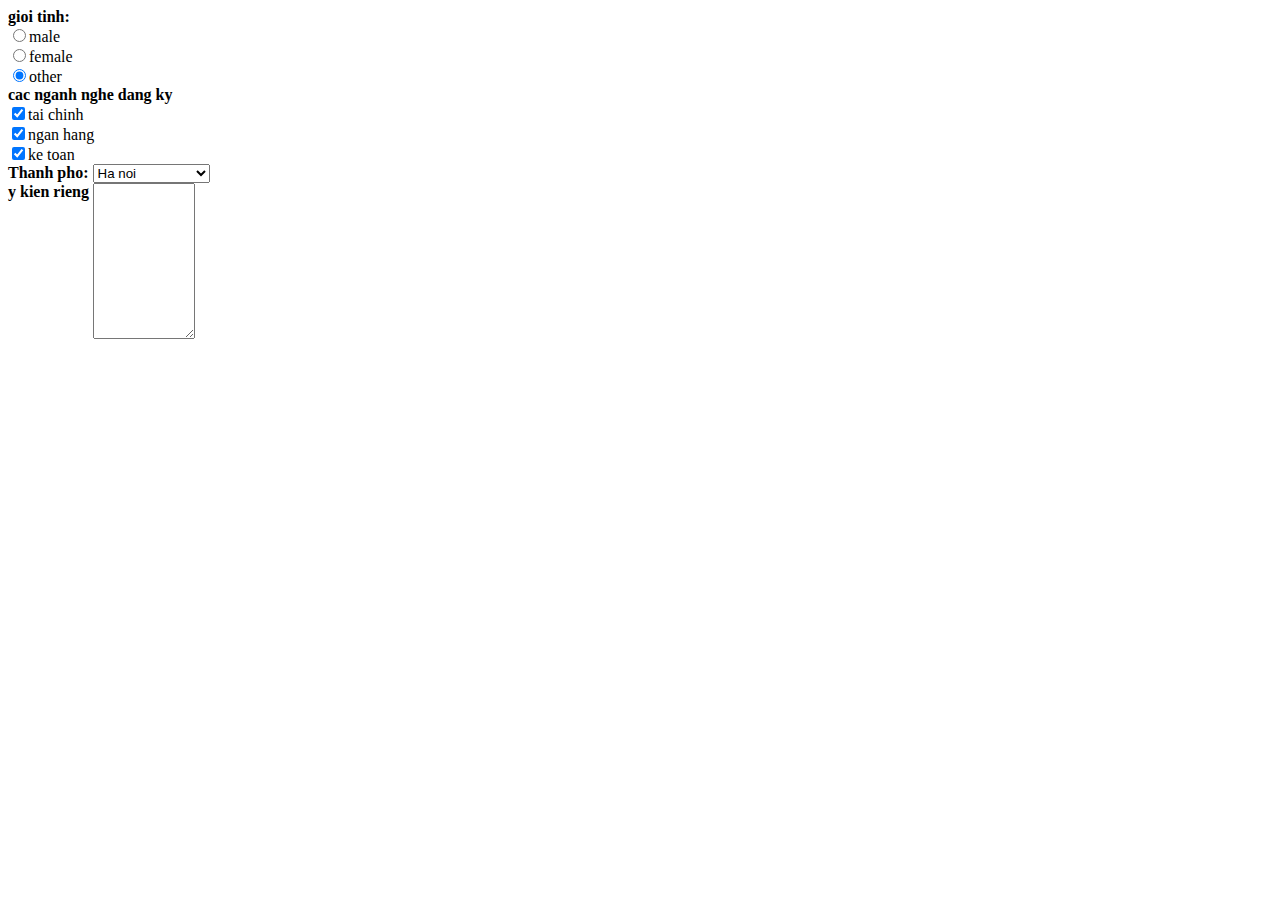
<file: demo_form.html>
<!DOCTYPE html>
<html lang="en">
<head>
    <meta charset="UTF-8">
    <meta name="viewport" content="width=device-width, initial-scale=1.0">
    <title>Document</title>
</head>
<body>
 
    
    
            <Div>
                <label for=""><b> gioi tinh:</b></label> <br>
                <input type="radio" name="gender" value="male" checked>male <br>
                <input type="radio" name="gender" value="female" checked>female <br>
                <input type="radio" name="gender" value="other" checked>other
            </Div>
            <Div>
                <label for=""><b> cac nganh nghe dang ky</b></label> <br>
                <input type="checkbox" name="ds" value="1" checked>tai chinh <br>
                <input type="checkbox" name="ds" value="2" checked>ngan hang <br>
                <input type="checkbox" name="ds" value="3" checked>ke toan
            </Div>
            <div>
                <label for=""><b>Thanh pho:</b></label>
                <select name="" id="">
                    <option value="hn">Ha noi</option>
                    <option value="hp">hai Phong</option>
                    <option value="dn">Da Nang</option>
                    <option value="bd">Binh Dinh</option>
                    <option value="sg">TP Ho Chi Minh</option>
                </select>
                <div>
                    <label style="vertical-align: top;"><b>y kien rieng</b></label>
                    <textarea name="" id="" cols="10" rows="10"></textarea>
                </div>

            </div>
</body>
</html>
</file>
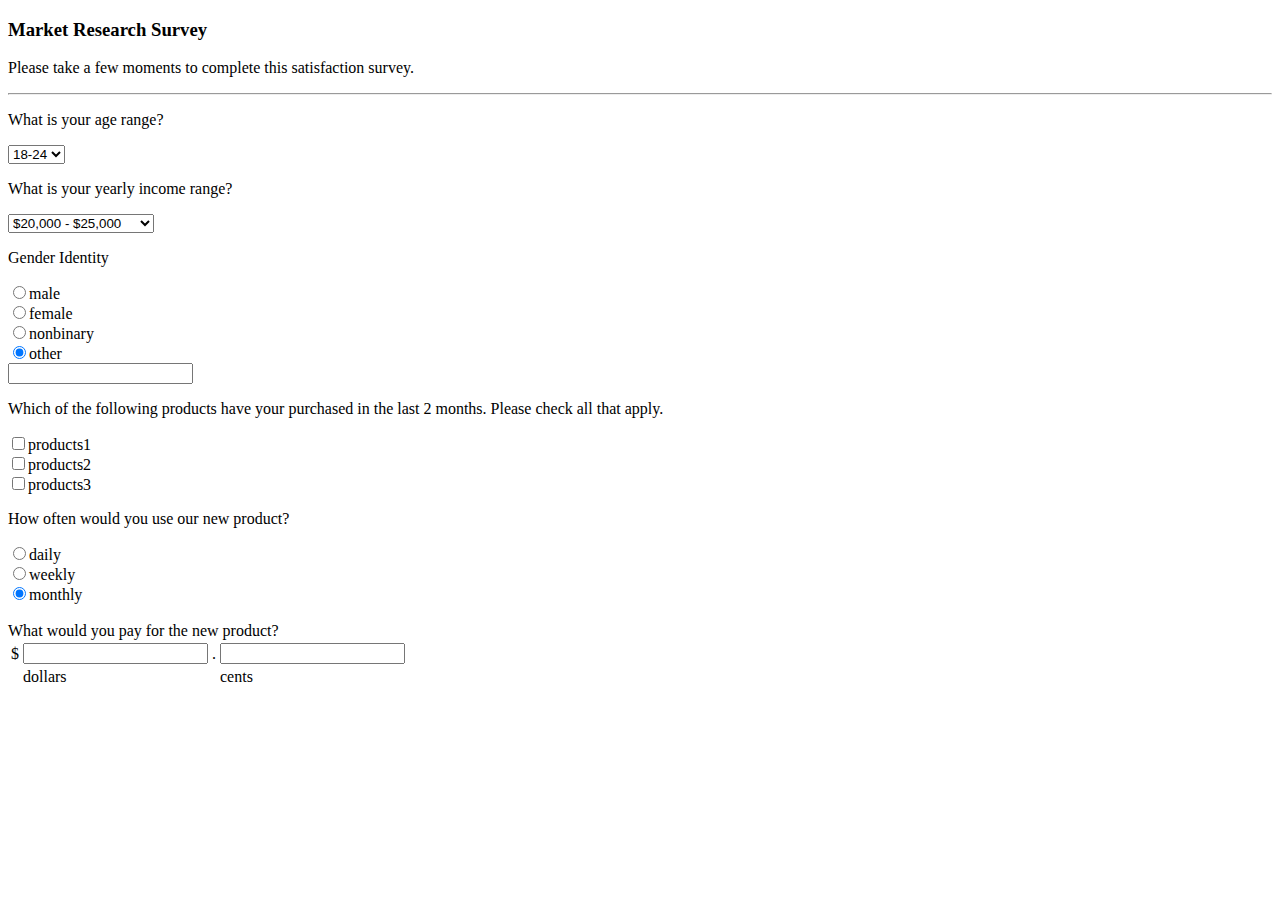
<file: survey.html>
<!DOCTYPE html>
<html lang="en">
<head>
    <meta charset="UTF-8">
    <meta name="viewport" content="width=device-width, initial-scale=1.0">
    <title>Document</title>
</head>
<body>
    <DIV>
        <form action="">  <h3>Market Research Survey</h3>
            <p>Please take a few moments to complete this satisfaction survey.  </p><hr>
           <div>
             <label for=""> <p>What is your age range?</p> </label>
                <select name="" id="">
                    <option value="1">18-24</option>
                    <option value="2">25-34</option>
                    <option value="3">35-50</option>
                    <option value="4">50+</option>
                </select> <br>
            </div>
            <div>    
             <label for=""><p>What is your yearly income range?</p></label>
                <select name="" id="">
                    <option value="5">$20,000 - $25,000</option>
                    <option value="6">25,001 - $50,000</option>
                    <option value="7">$50,001 - $100,000$</option>
                    <option value="8">$100,000+</option>
                </select> <br>
            </div>    
            <div>
             <label for=""><p>Gender Identity</p></label>
                    <input type="radio" checked="checked" name="Gender" value="male">male <br>
                    <input type="radio" checked="checked" name="Gender" value="female">female <br>
                    <input type="radio" checked="checked" name="Gender" value="nonbinary">nonbinary <br>
                    <input type="radio" checked="checked" name="Gender" value="other">other <br>
                    <input type="text" name="Gender">
            </div> 
            <div>       
             <label for=""><p>Which of the following products have your purchased in the last 2 months. Please check all that apply.
            </p></label>
                    <input type="checkbox" name="products" id="">products1 <br>
                    <input type="checkbox" name="products" id="">products2<br>
                    <input type="checkbox" name="products" id="">products3 <br>
            </div>
            <div>  
            <label for=""><p>How often would you use our new product?</p></label>
                    <input type="radio" checked="checked" name="time" value="daily">daily <br>
                    <input type="radio" checked="checked" name="time" value="weekly">weekly <br>
                    <input type="radio" checked="checked" name="time" value="monthly">monthly <br>
            </div>        
            <div>
                <br>
                <table>What would you pay for the new product?
                    <tr>
                        <td>$</td>
                        <td><input type="text"></td>      
                        <td>.</td>
                        <td><input type="text"></td>
                    </tr>
                    <tr>
                        <td> </td>
                        <td>dollars</td>
                        <td> </td>
                        <td>cents</td>
                    </tr>
                </table>
            </div>
        </form>
    </div>
</body>
</html>
</file>
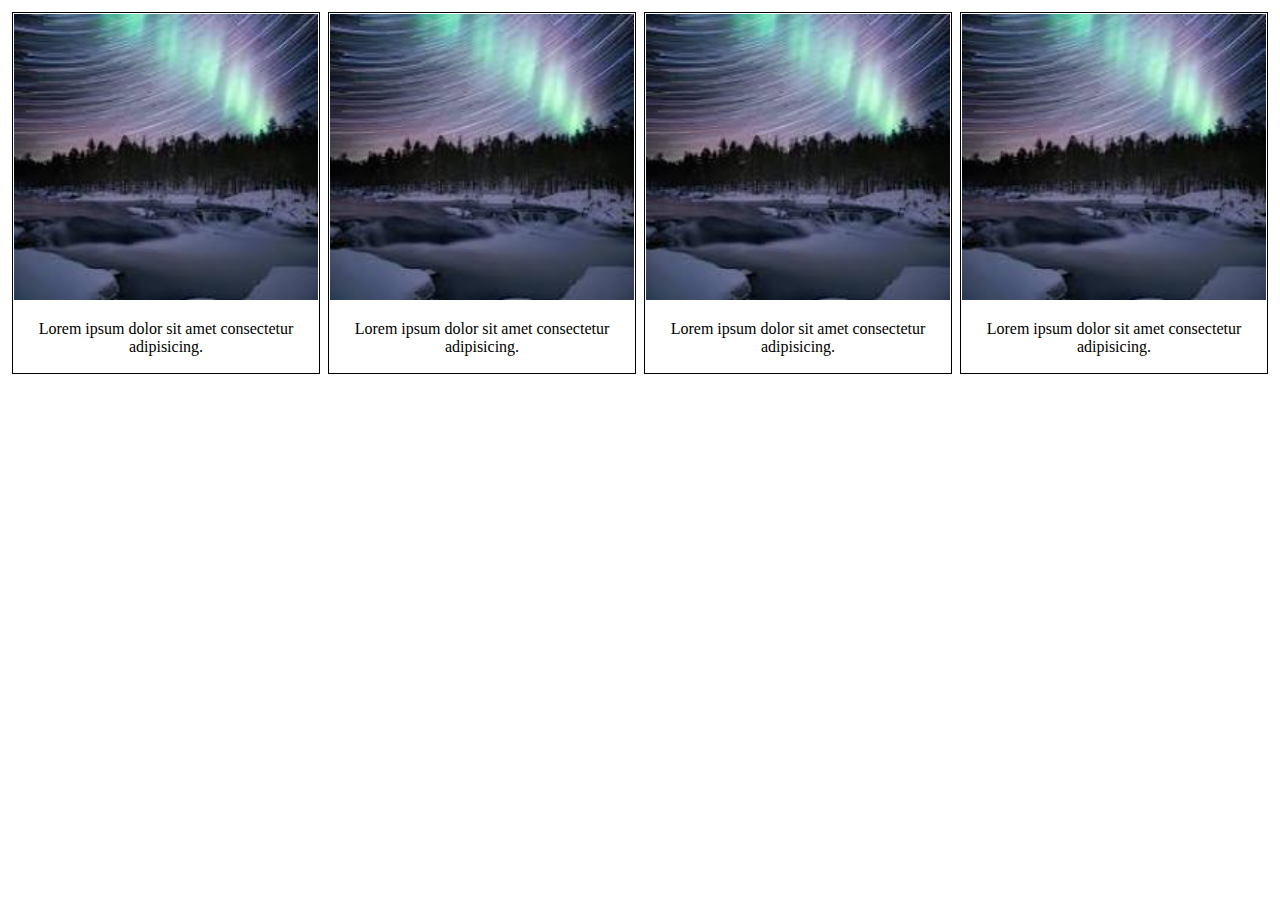
<file: box-model/gallery.html>
<!DOCTYPE html>
<html lang="en">
<head>
    <meta charset="UTF-8">
    <meta name="viewport" content="width=device-width, initial-scale=1.0">
    <title>Document</title>
    <link rel="stylesheet" href="gallery.css">
</head>
<body>
    <div> 
        <img src="[data-uri]" alt="">
        <p>Lorem ipsum dolor sit amet consectetur adipisicing.</p>
    </div>
    <div> 
        <img src="[data-uri]" alt="">
        <p>Lorem ipsum dolor sit amet consectetur adipisicing.</p>
    </div>
    <div> 
        <img src="[data-uri]" alt="">
        <p>Lorem ipsum dolor sit amet consectetur adipisicing.</p>
    </div>
    <div> 
        <img src="[data-uri]" alt="">
        <p>Lorem ipsum dolor sit amet consectetur adipisicing.</p>
    </div>
    
</body>
</html>
</file>
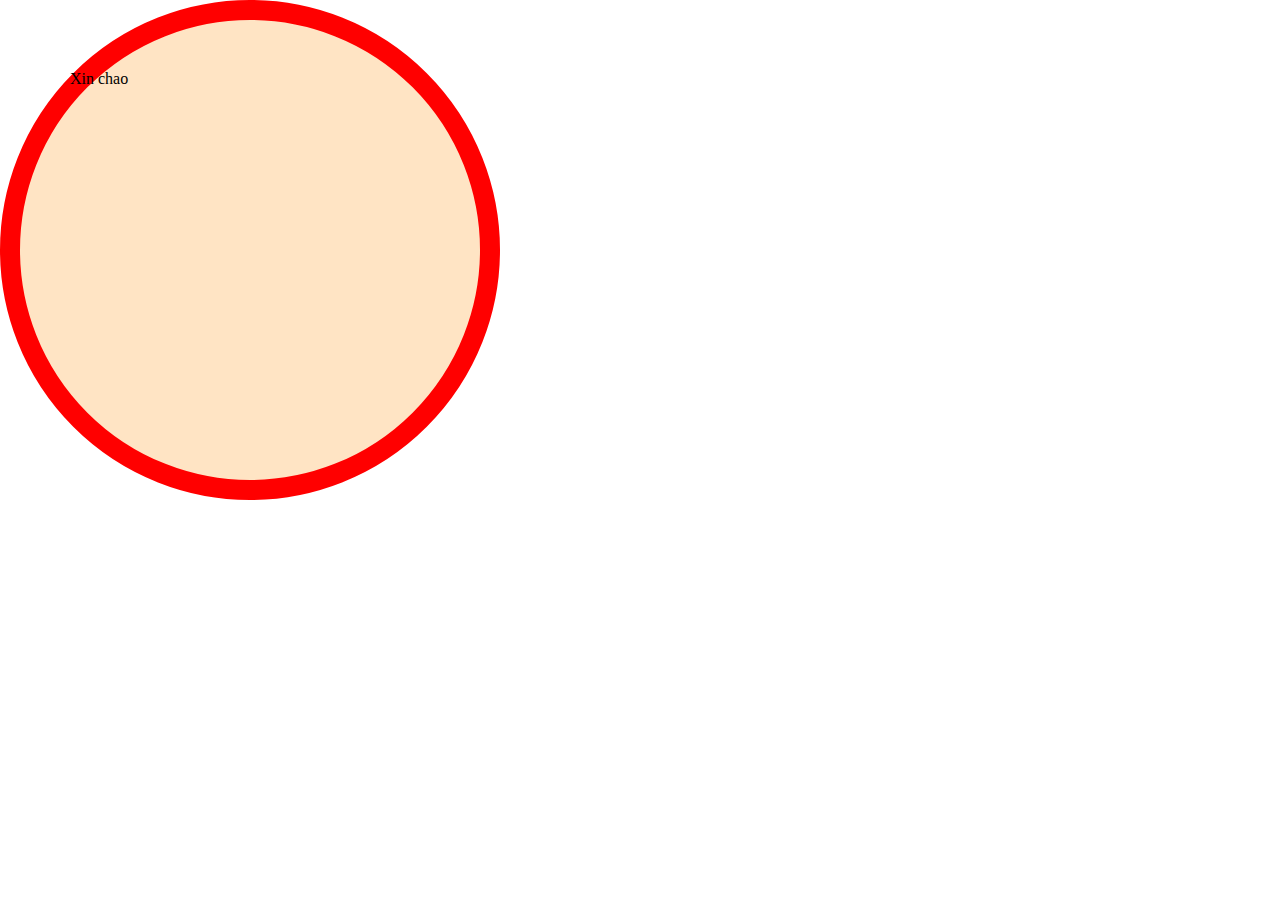
<file: box_model/demobox.html>
<!DOCTYPE html>
<html lang="en">
<head>
    <meta charset="UTF-8">
    <meta name="viewport" content="width=device-width, initial-scale=1.0">
    <title>Document</title>
    <link rel="stylesheet" href="demobox.css">
</head>
<body>
    <div>
        <p>Xin chao</p>
    </div>
</body>
</html>
</file>
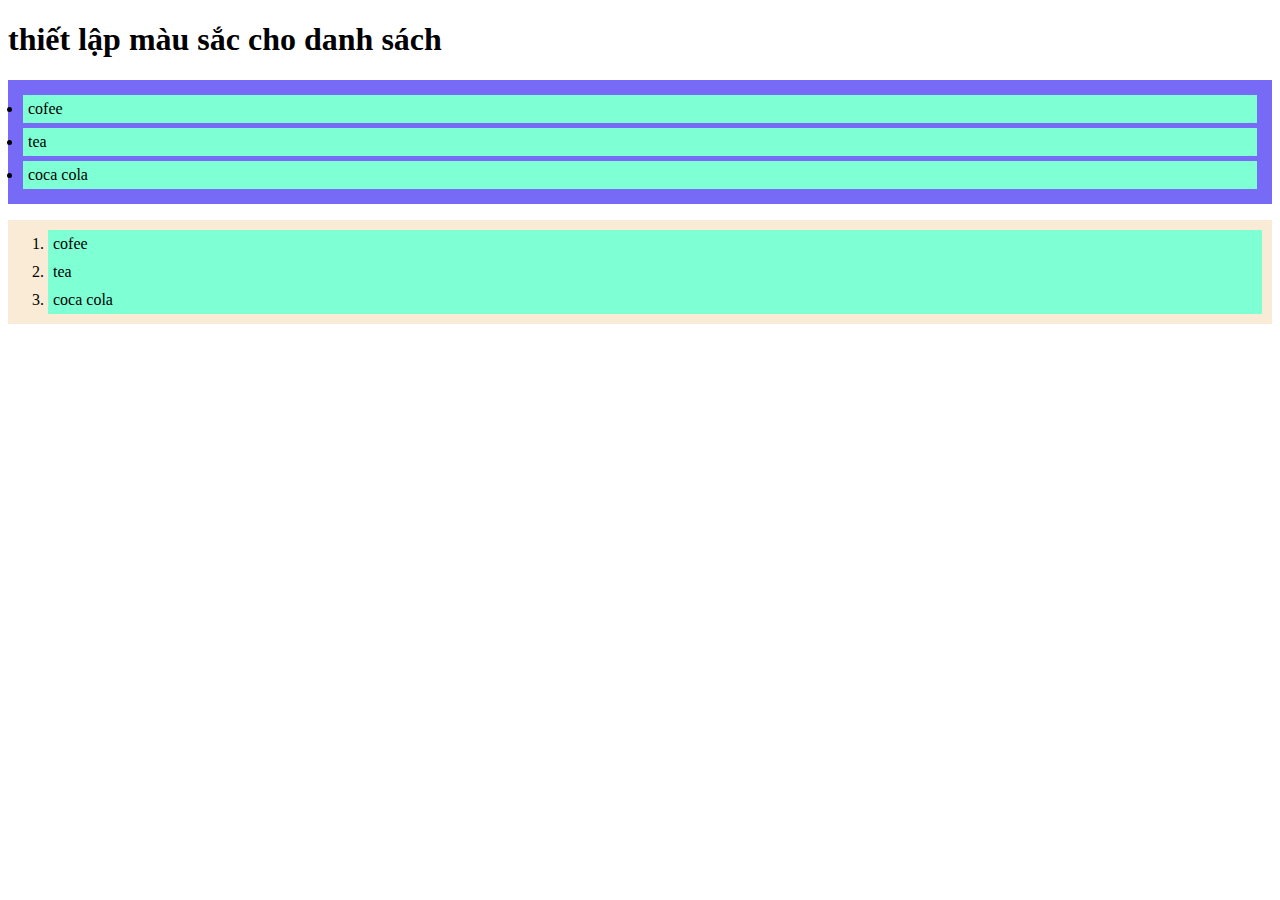
<file: css-color/color.html>
<!DOCTYPE html>
<html lang="en">
<head>
    <meta charset="UTF-8">
    <meta name="viewport" content="width=device-width, initial-scale=1.0">
    <title>My List</title>
    <link rel="stylesheet" href="color.css">

</head>
<body>
    <h1>thiết lập màu sắc cho danh sách</h1>

    <ul>
        <li>cofee</li>
        <li>tea</li>
        <li>coca cola</li>
    </ul>
    <ol>
        <li>cofee</li>
        <li>tea</li>
        <li>coca cola</li>
    </ol>
</body>
</html>
</file>
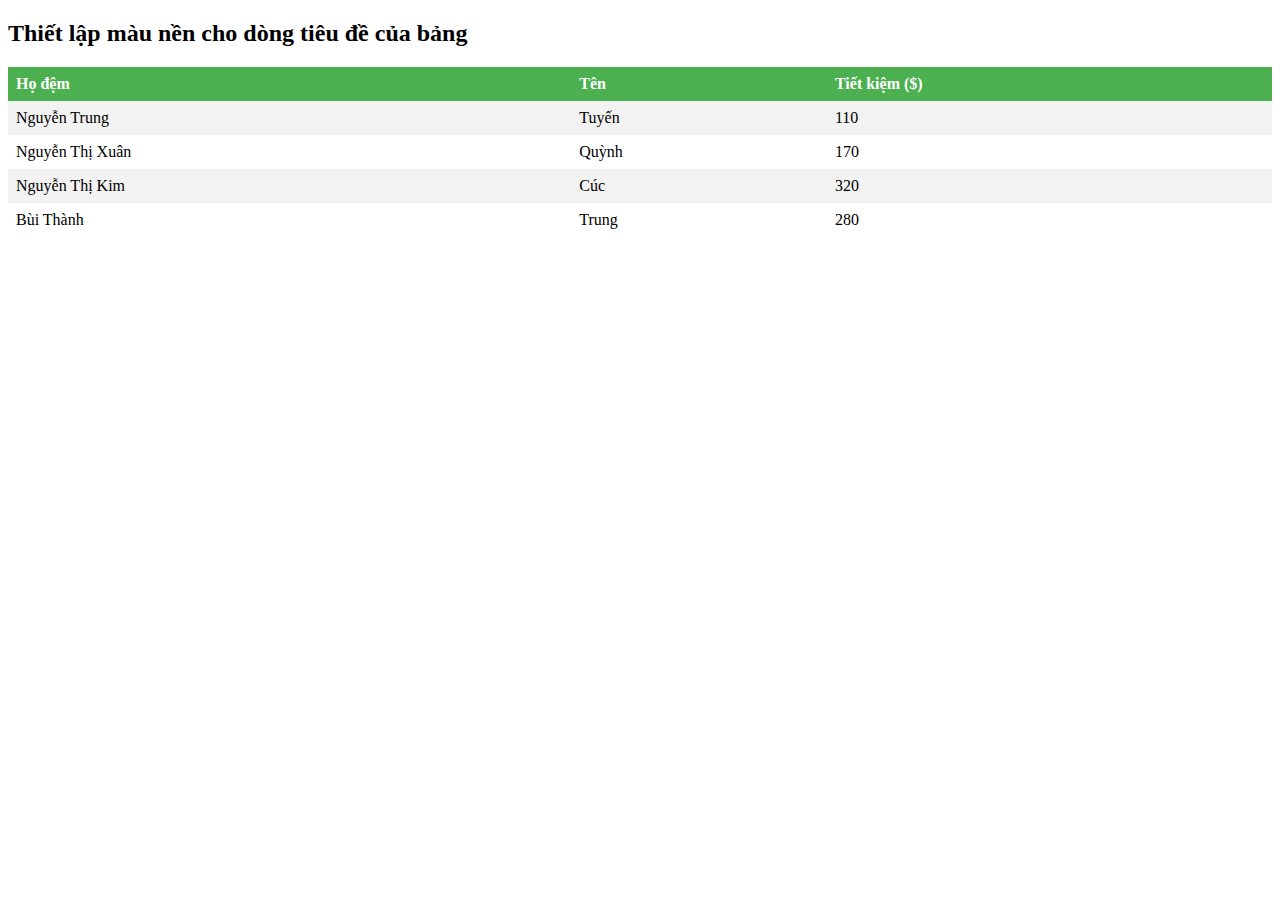
<file: css-demo/cssdemo.html>
<!DOCTYPE html>
<html lang="en">
<head>
    <meta charset="UTF-8">
    <meta name="viewport" content="width=device-width, initial-scale=1.0">
    <title>Document</title>
    <link rel="stylesheet" href="cssdemo.css">
</head>
<body>
    
</body>
</html>
<h2>Thiết lập màu nền cho dòng tiêu đề của bảng</h2>
<table>
  <tr>
    <th>Họ đệm</th>
    <th>Tên</th>
    <th>Tiết kiệm ($)</th>
  </tr>
  <tr>
    <td>Nguyễn Trung</td>
    <td>Tuyến</td>
    <td>110</td>
  </tr>
  <tr>
    <td>Nguyễn Thị Xuân</td>
    <td>Quỳnh</td>
    <td>170</td>
  </tr>
  <tr>
    <td>Nguyễn Thị Kim</td>
    <td>Cúc</td>
    <td>320</td>
  </tr>
  <tr>
    <td>Bùi Thành</td>
    <td>Trung</td>
    <td>280</td>
</tr>
</table>
</file>
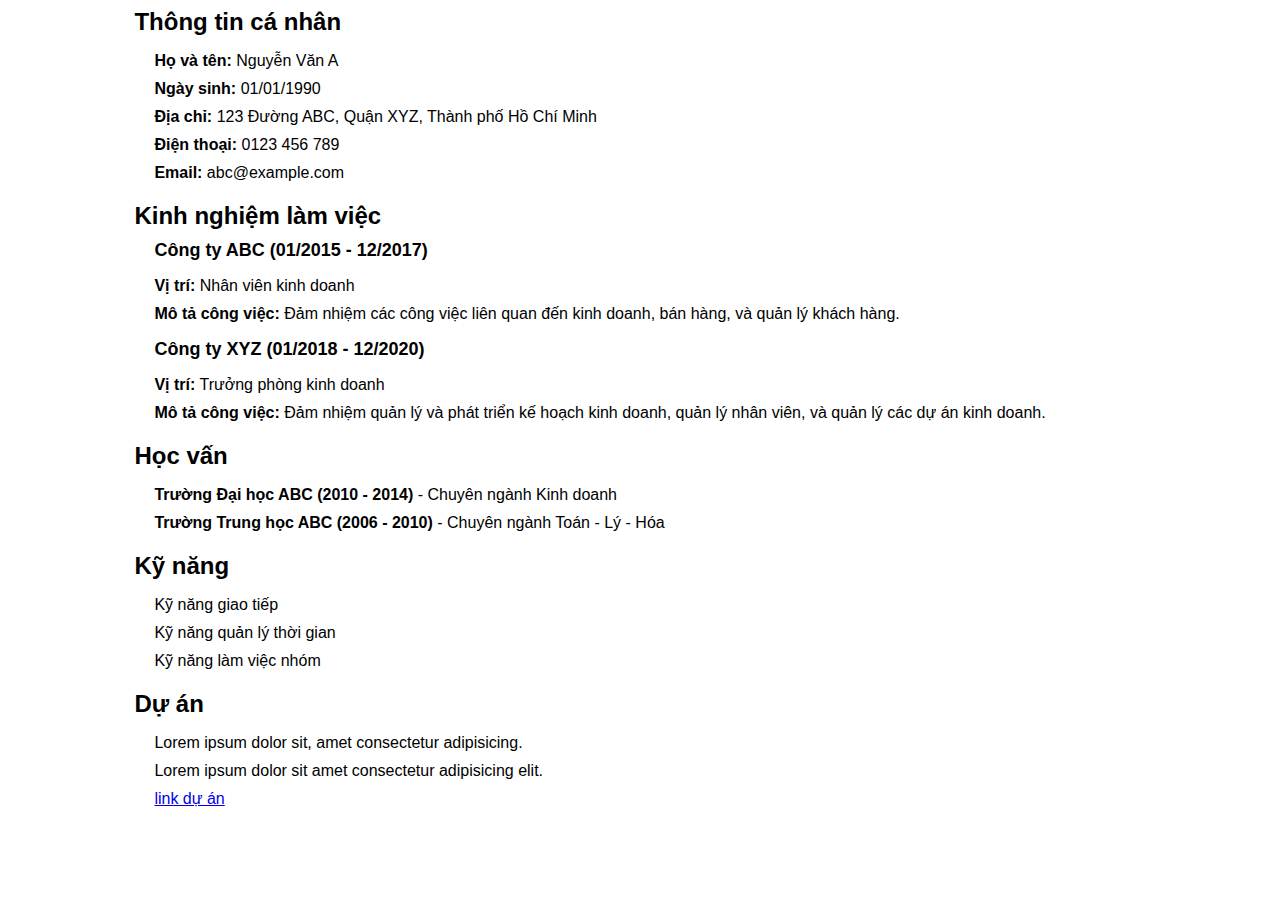
<file: CV/cv.html>
<!DOCTYPE html>
<html>
<head>
    <title>CV của tôi</title>
    <style>
        body {
            font-family: Arial, sans-serif;
        }

        .container {
            width: 80%;
            margin: 0 auto;
        }

        .section {
            margin-bottom: 20px;
        }

        .header {
            font-size: 24px;
            font-weight: bold;
            margin-bottom: 10px;
        }

        .sub-header {
            font-size: 18px;
            font-weight: bold;
            margin-bottom: 10px;
        }

        .content {
            margin-left: 20px;
        }

        .content ul {
            list-style-type: none;
            padding-left: 0;
        }

        .content ul li {
            margin-bottom: 10px;
        }
    </style>
</head>
<body>
    <div class="container">
        <div class="section">
            <div class="header">Thông tin cá nhân</div>
            <div class="content">
                <ul>
                    <li><strong>Họ và tên:</strong> Nguyễn Văn A</li>
                    <li><strong>Ngày sinh:</strong> 01/01/1990</li>
                    <li><strong>Địa chỉ:</strong> 123 Đường ABC, Quận XYZ, Thành phố Hồ Chí Minh</li>
                    <li><strong>Điện thoại:</strong> 0123 456 789</li>
                    <li><strong>Email:</strong> abc@example.com</li>
                </ul>
            </div>
        </div>
        <div class="section">
            <div class="header">Kinh nghiệm làm việc</div>
            <div class="content">
                <div class="sub-header">Công ty ABC (01/2015 - 12/2017)</div>
                <ul>
                    <li><strong>Vị trí:</strong> Nhân viên kinh doanh</li>
                    <li><strong>Mô tả công việc:</strong> Đảm nhiệm các công việc liên quan đến kinh doanh, bán hàng, và quản lý khách hàng.</li>
                </ul>
                <div class="sub-header">Công ty XYZ (01/2018 - 12/2020)</div>
                <ul>
                    <li><strong>Vị trí:</strong> Trưởng phòng kinh doanh</li>
                    <li><strong>Mô tả công việc:</strong> Đảm nhiệm quản lý và phát triển kế hoạch kinh doanh, quản lý nhân viên, và quản lý các dự án kinh doanh.</li>
                </ul>
            </div>
        </div>
        <div class="section">
            <div class="header">Học vấn</div>
            <div class="content">
                <ul>
                    <li><strong>Trường Đại học ABC (2010 - 2014)</strong> - Chuyên ngành Kinh doanh</li>
                    <li><strong>Trường Trung học ABC (2006 - 2010)</strong> - Chuyên ngành Toán - Lý - Hóa</li>
                </ul>
            </div>
        </div>
        <div class="section">
            <div class="header">Kỹ năng</div>
            <div class="content">
                <ul>
                    <li>Kỹ năng giao tiếp</li>
                    <li>Kỹ năng quản lý thời gian</li>
                    <li>Kỹ năng làm việc nhóm</li>
                </ul>
            </div>
        </div>
        <div class="header">Dự án</div>
        <div class="content">
            <ul>
                <li>Lorem ipsum dolor sit, amet consectetur adipisicing.</li>
                <li>Lorem ipsum dolor sit amet consectetur adipisicing elit.</li>
                <li> <a href="http://codegym.vn" target="_blank">link dự án</a></li>
            </ul>
        </div>
    </div>
    </div>
</body>
</html>
</file>
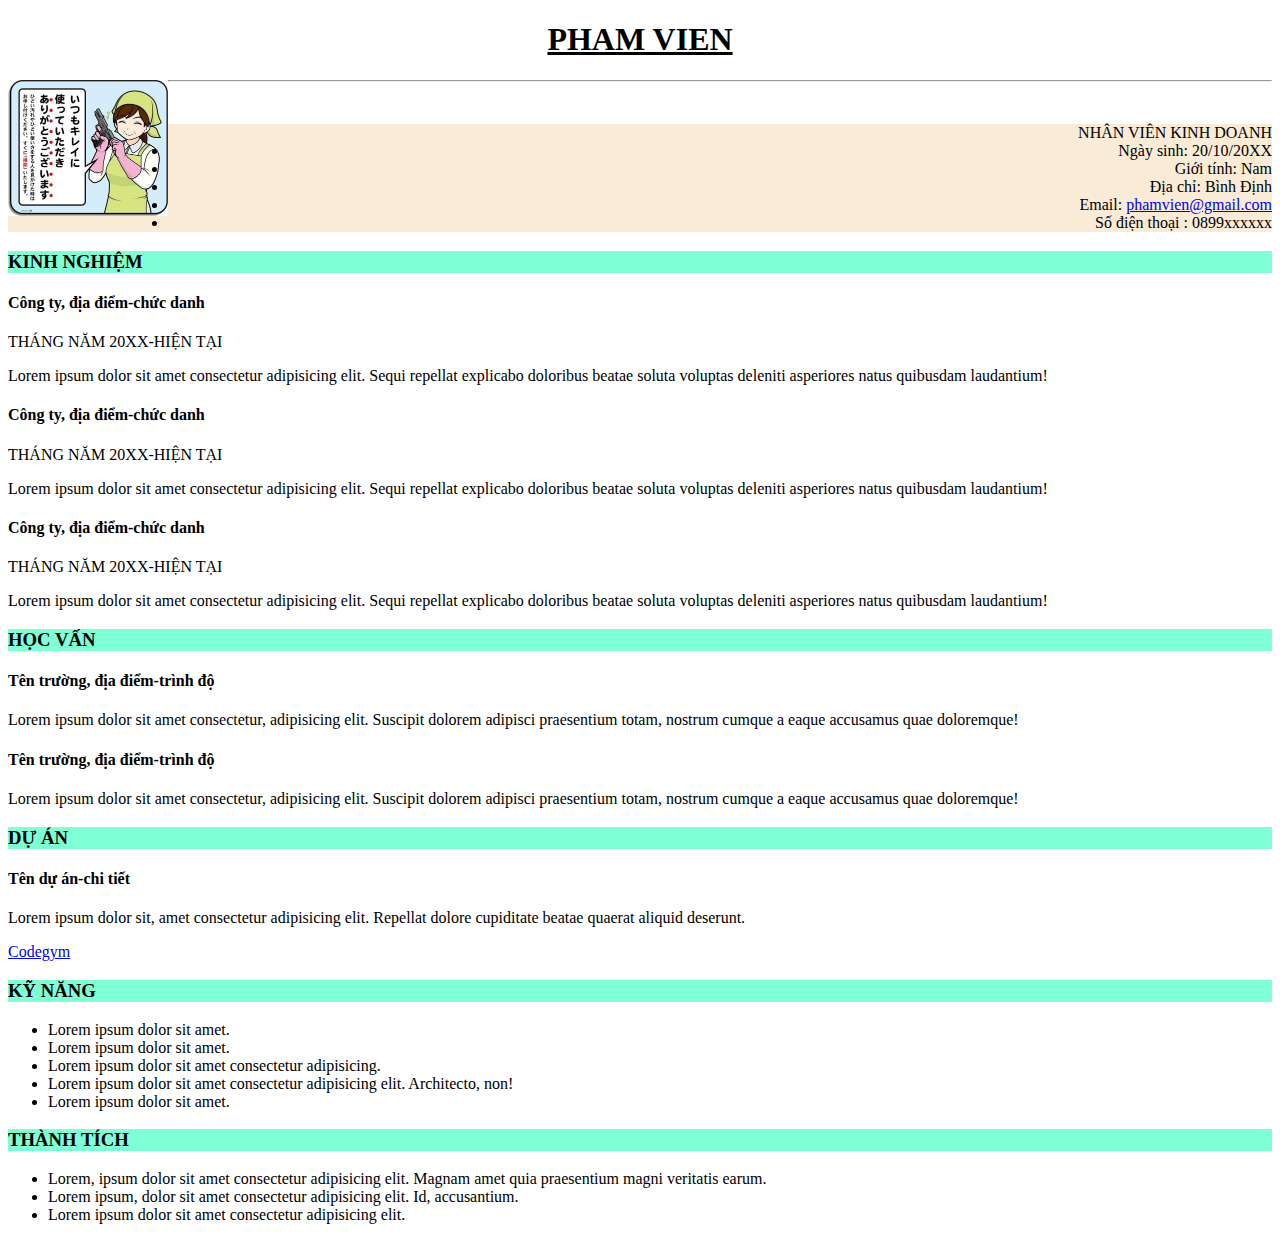
<file: CV/CV_phamvien.html>
<!DOCTYPE html>
<html lang="en">
<head>
    <meta charset="UTF-8">
    <meta name="viewport" content="width=device-width, initial-scale=1.0">
    <title>Document</title>
</head>
<body>
    <center>
        <h1>
           <U> PHAM VIEN </U>
        </h1>
    </center>
        <img src="anhcv.jpg " alt="" width="160" Align="left" >
   
    <hr>
    <br>
    <div style="background-color: antiquewhite;" width="70%" align="right">
        <ul>NHÂN VIÊN KINH DOANH
            <li>Ngày sinh: 20/10/20XX</li>
            <li>Giới tính: Nam</li>
            <li>Địa chỉ: Bình Định</li>
            <li>Email: <a href="phamvien@gmail.com">phamvien@gmail.com</a></li>
            <li>Số điện thoại : 0899xxxxxx</li>
        </ul>
    </div>
    <h3>
        <div style="background-color: aquamarine;">KINH NGHIỆM</div>
    </h3>
    <h4>Công ty, địa điểm-chức danh</h4>
    THÁNG NĂM 20XX-HIỆN TẠI
    <p>Lorem ipsum dolor sit amet consectetur adipisicing elit. Sequi repellat explicabo doloribus beatae soluta voluptas deleniti asperiores natus quibusdam laudantium!</p>
    <h4>Công ty, địa điểm-chức danh</h4>
    THÁNG NĂM 20XX-HIỆN TẠI
    <p>Lorem ipsum dolor sit amet consectetur adipisicing elit. Sequi repellat explicabo doloribus beatae soluta voluptas deleniti asperiores natus quibusdam laudantium!</p>
    <h4>Công ty, địa điểm-chức danh</h4>
    THÁNG NĂM 20XX-HIỆN TẠI
    <p>Lorem ipsum dolor sit amet consectetur adipisicing elit. Sequi repellat explicabo doloribus beatae soluta voluptas deleniti asperiores natus quibusdam laudantium!</p>
    <h3>
        <div style="background-color: aquamarine;">HỌC VẤN</div>
    </h3>
    <h4>Tên trường, địa điểm-trình độ</h4>
    <P>Lorem ipsum dolor sit amet consectetur, adipisicing elit. Suscipit dolorem adipisci praesentium totam, nostrum cumque a eaque accusamus quae doloremque!</P>
    <h4>Tên trường, địa điểm-trình độ</h4>
    <P>Lorem ipsum dolor sit amet consectetur, adipisicing elit. Suscipit dolorem adipisci praesentium totam, nostrum cumque a eaque accusamus quae doloremque!</P>
    <h3>
        <div style="background-color: aquamarine;">DỰ ÁN</div>
    </h3>    <H4>Tên dự án-chi tiết</H4>
    <p>Lorem ipsum dolor sit, amet consectetur adipisicing elit. Repellat dolore cupiditate beatae quaerat aliquid deserunt.</p>
    <a href="https://codegym.vn">Codegym</a>
    <h3>
        <div style="background-color: aquamarine;">KỸ NĂNG</div>
    </h3>
    <ul>
        <li>Lorem ipsum dolor sit amet.</li>
        <li>Lorem ipsum dolor sit amet.</li>
        <li>Lorem ipsum dolor sit amet consectetur adipisicing.</li>
        <li>Lorem ipsum dolor sit amet consectetur adipisicing elit. Architecto, non!</li>
        <li>Lorem ipsum dolor sit amet.</li>
    </ul>
    <h3>
        <div style="background-color: aquamarine;">THÀNH TÍCH</div>
    </h3>
    <UL>
        <li>Lorem, ipsum dolor sit amet consectetur adipisicing elit. Magnam amet quia praesentium magni veritatis earum.</li>
        <li>Lorem ipsum, dolor sit amet consectetur adipisicing elit. Id, accusantium.</li>
        <li>Lorem ipsum dolor sit amet consectetur adipisicing elit.</li>
    </UL>
</body>
</html>
</file>
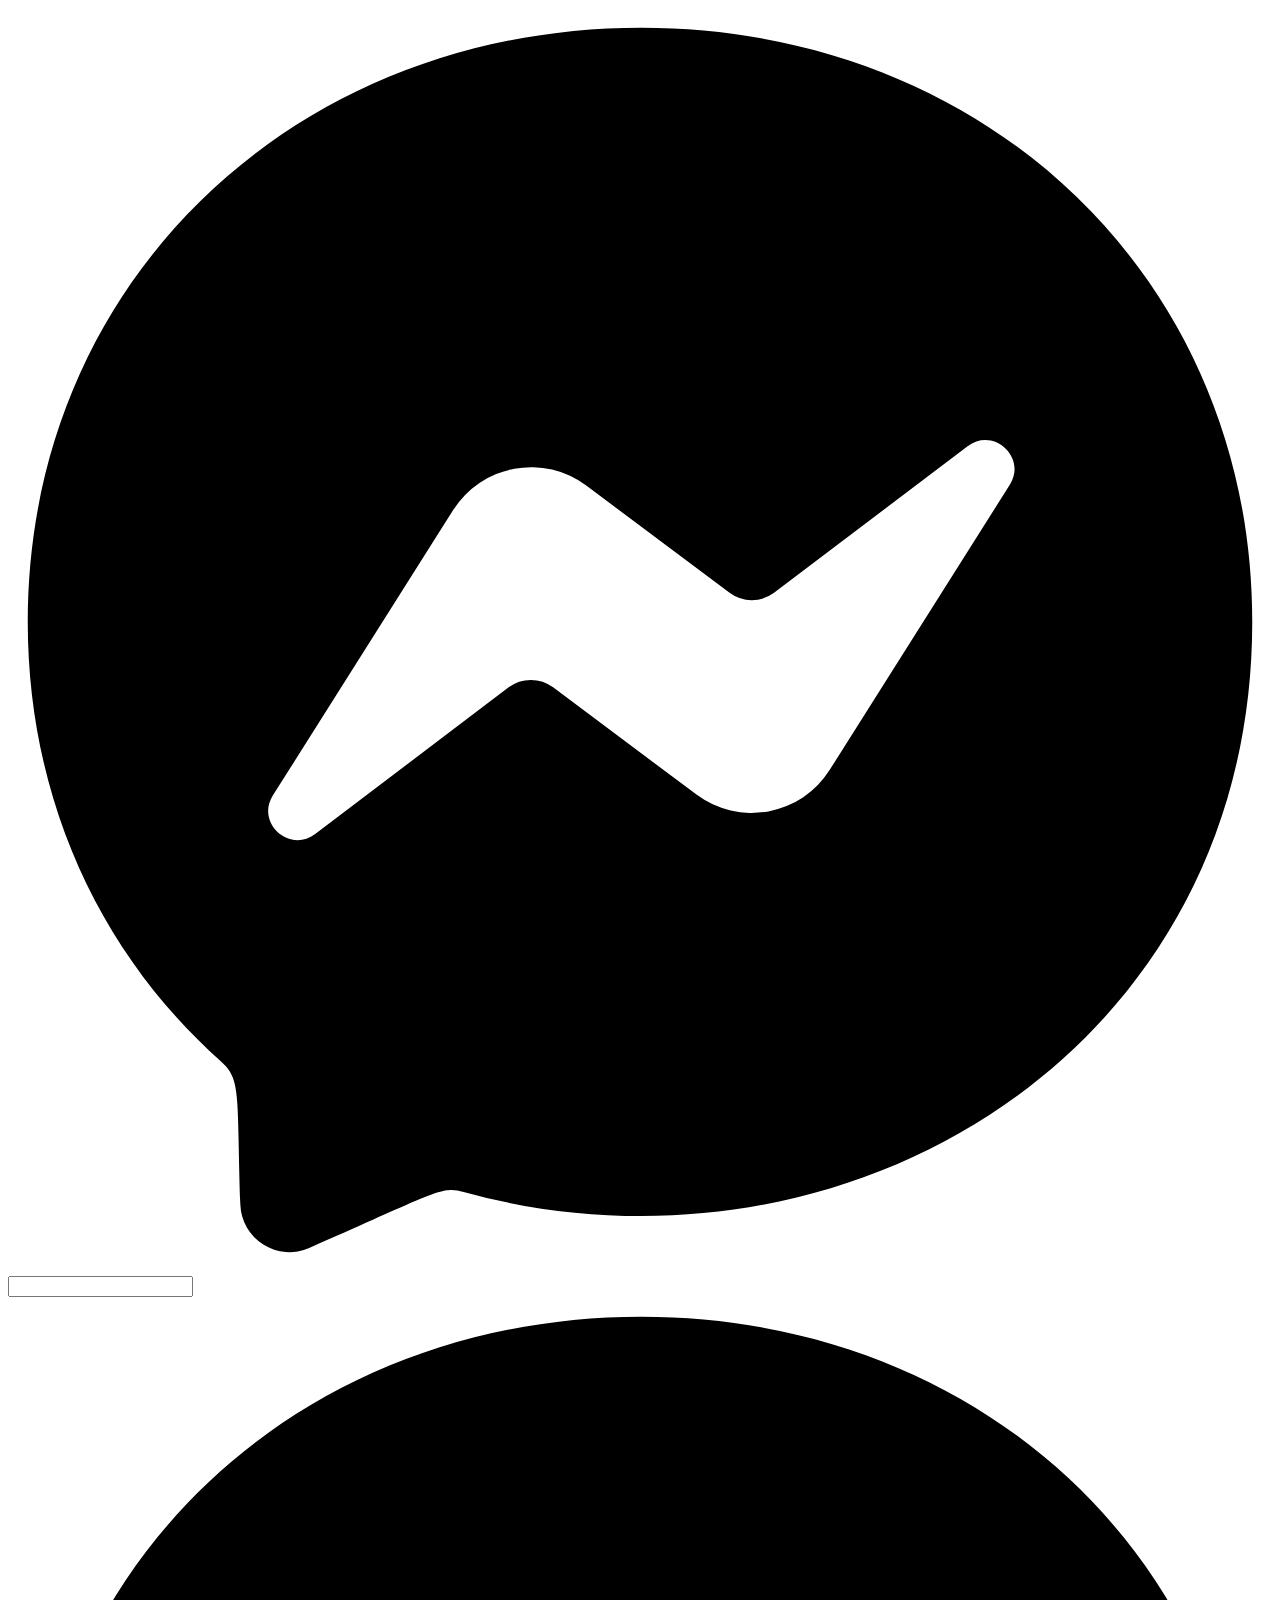
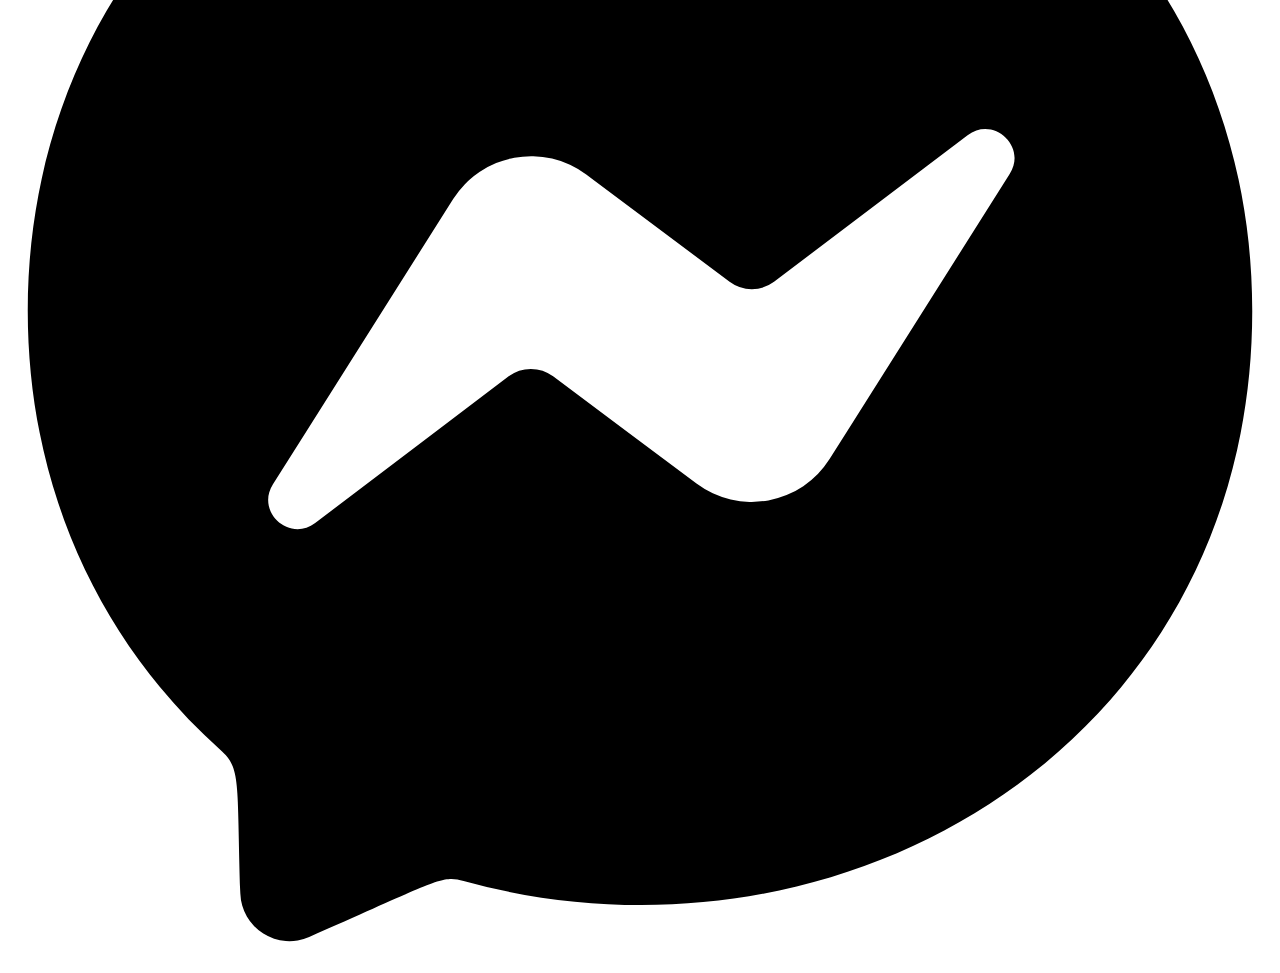
<file: face_book_interface/fb.html>
<!DOCTYPE html>
<html lang="en">
<head>
    <meta charset="UTF-8">
    <meta name="viewport" content="width=device-width, initial-scale=1.0">
    <title>Document</title>
</head>
<body>
    <div id="header">
        <img src="facebook-messenger.svg" alt="">
        <input type="text">
        <img src="facebook-messenger.svg" alt="">
    </div>
    <div id="content"></div>
    <div id="footer"></div>
</body>
</html>
</file>
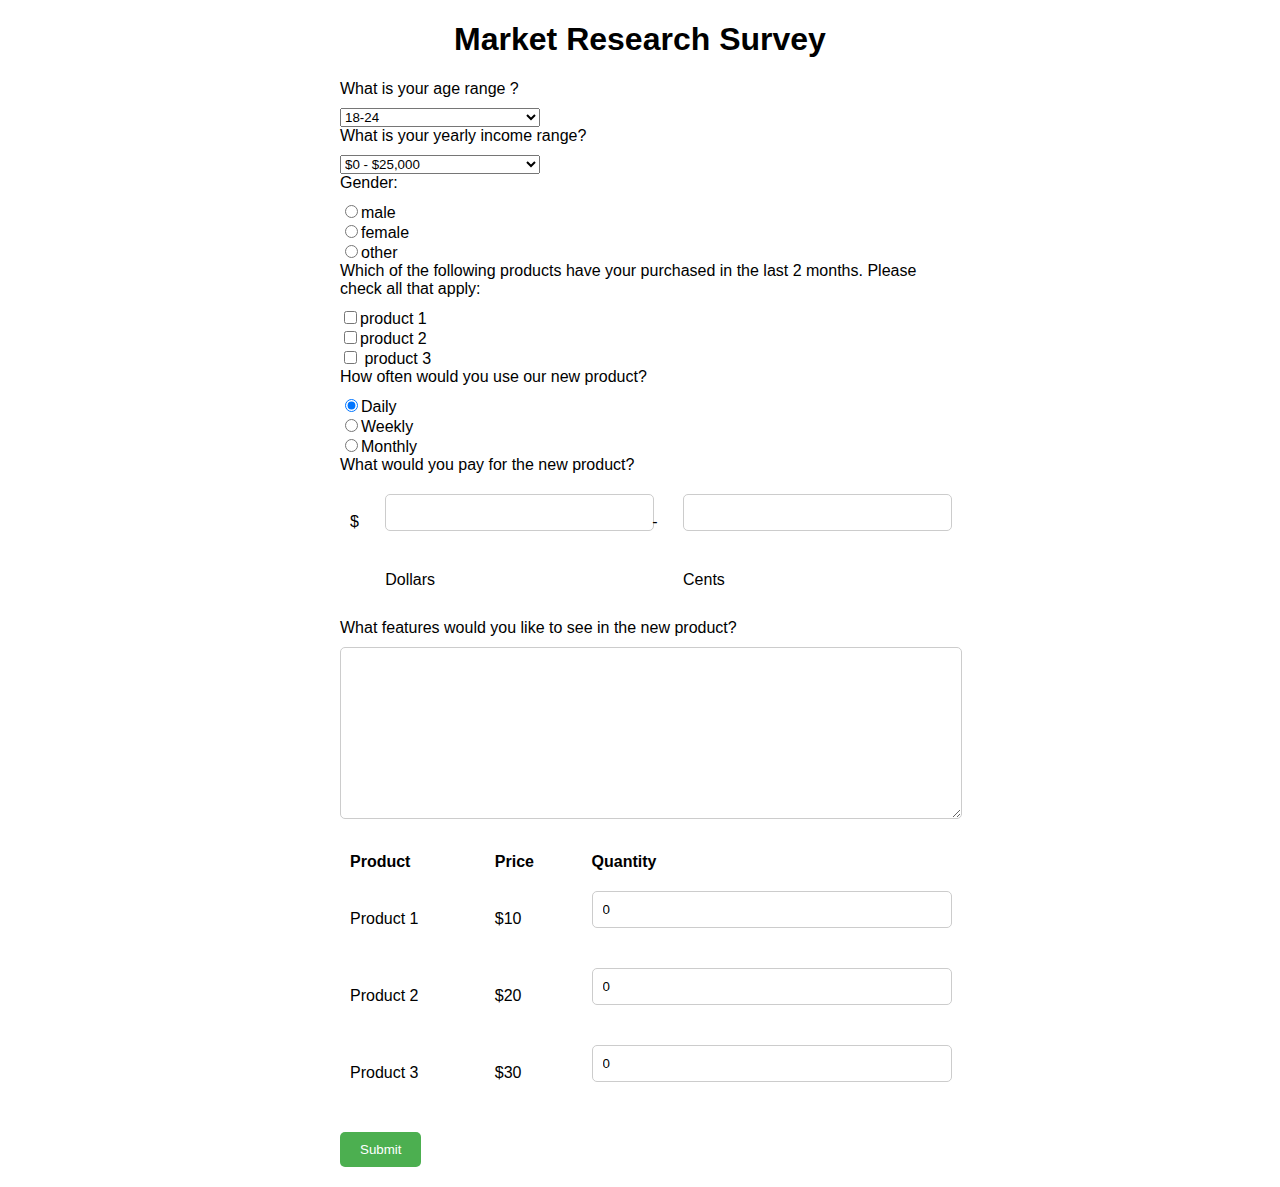
<file: form nâng cao/form.html>
<!DOCTYPE html>
<html>
<head>
    <title>Customer Survey Form</title>
    <style>
        body {
            font-family: Arial, sans-serif; 
            margin: 20px;
        }
        h1 {
            text-align: center;
        }
        form {
            max-width: 600px;
            margin: auto;
        }
        label {
            display: block;
            margin-bottom: 10px;
        }
        input[type="text"], input[type="email"], input[type="number"], textarea {
            width: 100%;
            padding: 10px;
            margin-bottom: 20px;
            border: 1px solid #ccc;
            border-radius: 5px;
        }
        input[type="submit"] {
            background-color: #4CAF50;
            color: white;
            padding: 10px 20px;
            border: none;
            border-radius: 5px;
            cursor: pointer;
        }
        input[type="submit"]:hover {
            background-color: #45a049;
        }
        table {
            width: 100%;
            border-collapse: collapse;
            margin-bottom: 20px;
            /* border: none; */
        }
        th, td {
            border: px solid #ccc;
            padding: 10px;
            text-align: left;
        }
        .age:hover{
            background-color: bisque;
        }
    </style>
</head>
<body>

    <h1>Market Research Survey</h1>

    <form action="submit.php" method="post">
        <div class="age">
            <label for="age">What is your age range ?</label>
            <!-- <input type="text" id="name" name="name" required> -->
            <select name="" id="" style="width: 200px;">
                <option value="">18-24</option>
                <option value="">25-40</option>
                <option value="">41-65</option>
            </select>
        </div>
        <div class="age">
            <label for="Cost">What is your yearly income range?</label>
        <!-- <input type="text" id="Cost" name="email" required> -->
        <!-- <input type="text" id="name" name="name" required> -->
            <select name="" id="Cost" style="width: 200px;">
                <option value="">$0 - $25,000</option>
                <option value="">$25,000 - $40,000</option>
                <option value="">$40,000 - $80,000</option>
            </select>
        </div>
        
        <!-- <label for="age">Age:</label>
        <input type="number" id="age" name="age" required> -->
        <div class="age">
            <label>Gender:</label>
            <input type="radio" id="male" name="gender" value="male" checked>male <br>
            <!-- <label for="male">Male</label> -->
            <input type="radio" id="female" name="gender" value="female">female <br>
            <!-- <label for="female">Female</label> -->
            <input type="radio" id="other" name="gender" value="other">other
        </div>
        
        <!-- <label for="other">Other</label> -->
        <div class="age">
            <label>Which of the following products have your purchased in the last 2 months. Please check all that apply:</label>
        <input type="checkbox" id="products" name="" value="">product 1 <br>
        <!-- <label for="sports">Sports</label> -->
        <input type="checkbox" id="products" name="" value="">product 2 <br>
        <!-- <label for="music">Music</label> -->
        <input type="checkbox" id="products" name="" value=""> product 3
        </div>
        
        <!-- <label for="movies">Movies</label> -->
        <div class="age">
            <label>How often would you use our new product?</label>
        <input type="radio" id="daily" name="gender" value="" checked>Daily <br>
        <!-- <label for="male">Male</label> -->
        <input type="radio" id="weekly" name="gender" value="">Weekly <br>
        <!-- <label for="female">Female</label> -->
        <input type="radio" id="monthly" name="gender" value="">Monthly
        </div>
        
        <!-- <label for="feedback">Feedback:</label>
        <textarea id="feedback" name="feedback" rows="4" required></textarea> -->
        <div class="age">
            <label for="">What would you pay for the new product?</label>
            <table >
                <tr>
                    <td>$</td>
                    <td><input type="text"></td>
                    <td>-</td>
                    <td><input type="text"></td>
                </tr>
                <tr>
                    <td></td>
                    <td>Dollars</td>
                    <td></td>
                    <td>Cents</td>
                </tr>
            </table>
        </div>
        <div class="age">
            <label for="">What features would you like to see in the new product?</label>
             <textarea name="" id="" cols="30" rows="10"></textarea>
       <!-- <input type="text"> <input type="text"> -->
        </div>
        

        <table>
            <tr>
                <th>Product</th>
                <th>Price</th>
                <th>Quantity</th>
            </tr>
            <tr>
                <td>Product 1</td>
                <td>$10</td>
                <td><input type="number" name="quantity1" value="0"></td>
            </tr>
            <tr>
                <td>Product 2</td>
                <td>$20</td>
                <td><input type="number" name="quantity2" value="0"></td>
            </tr>
            <tr>
                <td>Product 3</td>
                <td>$30</td>
                <td><input type="number" name="quantity3" value="0"></td>
            </tr>
        </table>

        <input type="submit" value="Submit">
    </form>

</body>
</html>
</file>
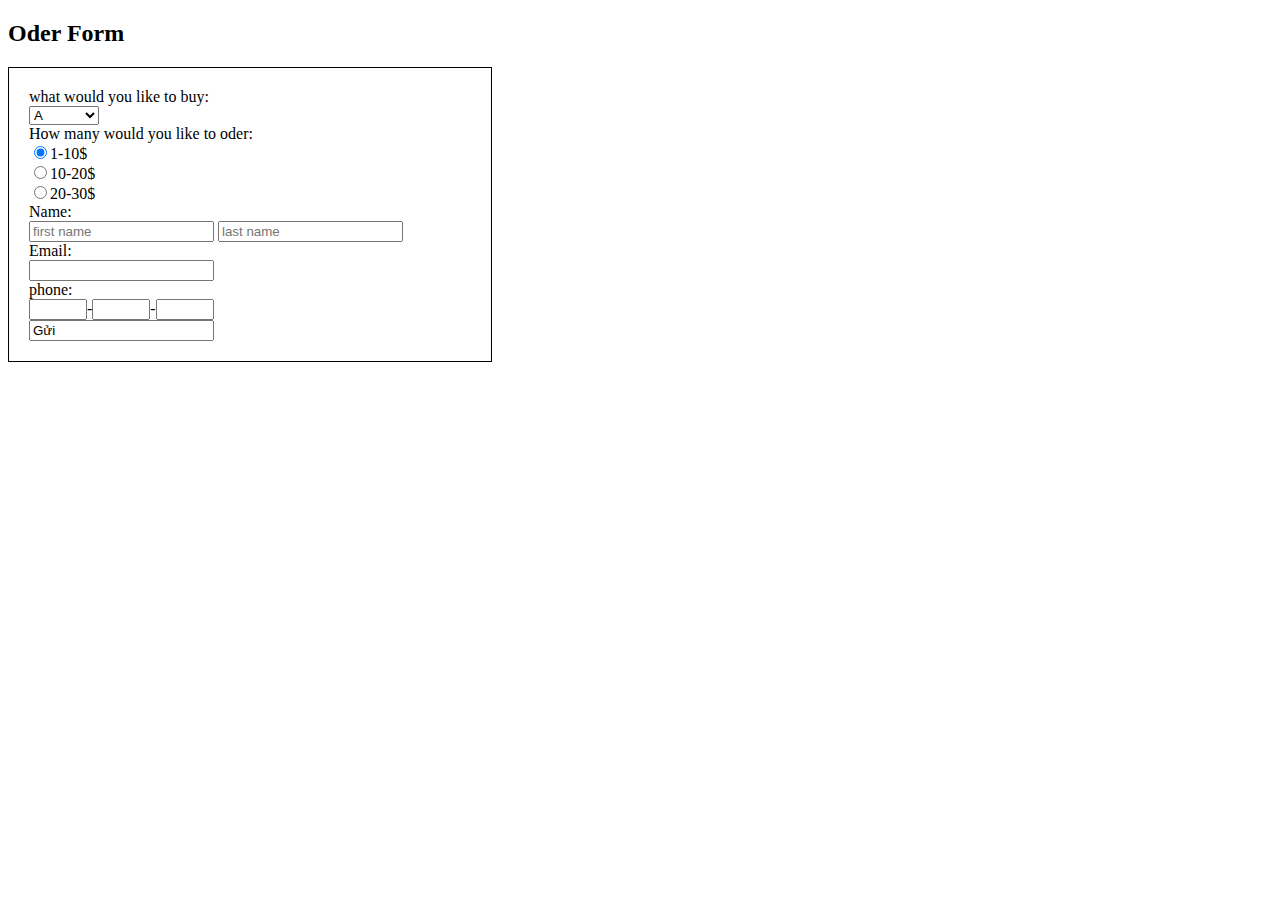
<file: form/form.html>
<!DOCTYPE html>
<html>
<head>
    <title>Form Cơ Bản</title>
</head>
<style>
    form{
        border: 1px solid;
        width: 35%;
        padding: 20px;

    }
    div {
        /* margin-left: 10px; */
        /* padding-left: 10px; */
    }
</style>
<body>
<div>
<h2>Oder Form</h2>
<form action="/submit" method="post">
    <label for="buy">what would you like to buy:</label><br>
    <!-- <input type="text" id="name" name="name"><br> -->
    <select name="buy" id="" style="width: 70px;">
        <option value="">A</option>
        <option value="">B</option>
    </select> <br>
    <label for="oder">How many would you like to oder:</label><br>
    <input type="radio" id="cost" name="cost" checked><span>1-10$</span><br>
    <input type="radio" id="cost" name="cost"><span>10-20$</span><br>
    <input type="radio" id="cost" name="cost"><span>20-30$</span><br>
    <label for="name">Name:</label><br>
    <input type="text" placeholder="first name"> <input type="text" placeholder="last name"><br>
    <!-- <textarea id="message" name="message"></textarea><br> -->
    <label for="email">Email:</label><br>
    <input type="text" id="email"><br>
    <label for="phone">phone:</label><br>
    <input type="text" style="width: 50px;">-<input type="text" style="width: 50px;">-<input type="text" style="width: 50px;"><br>
    <input type="submit " value="Gửi">
</form>
</div>
</body>
</html>
</file>
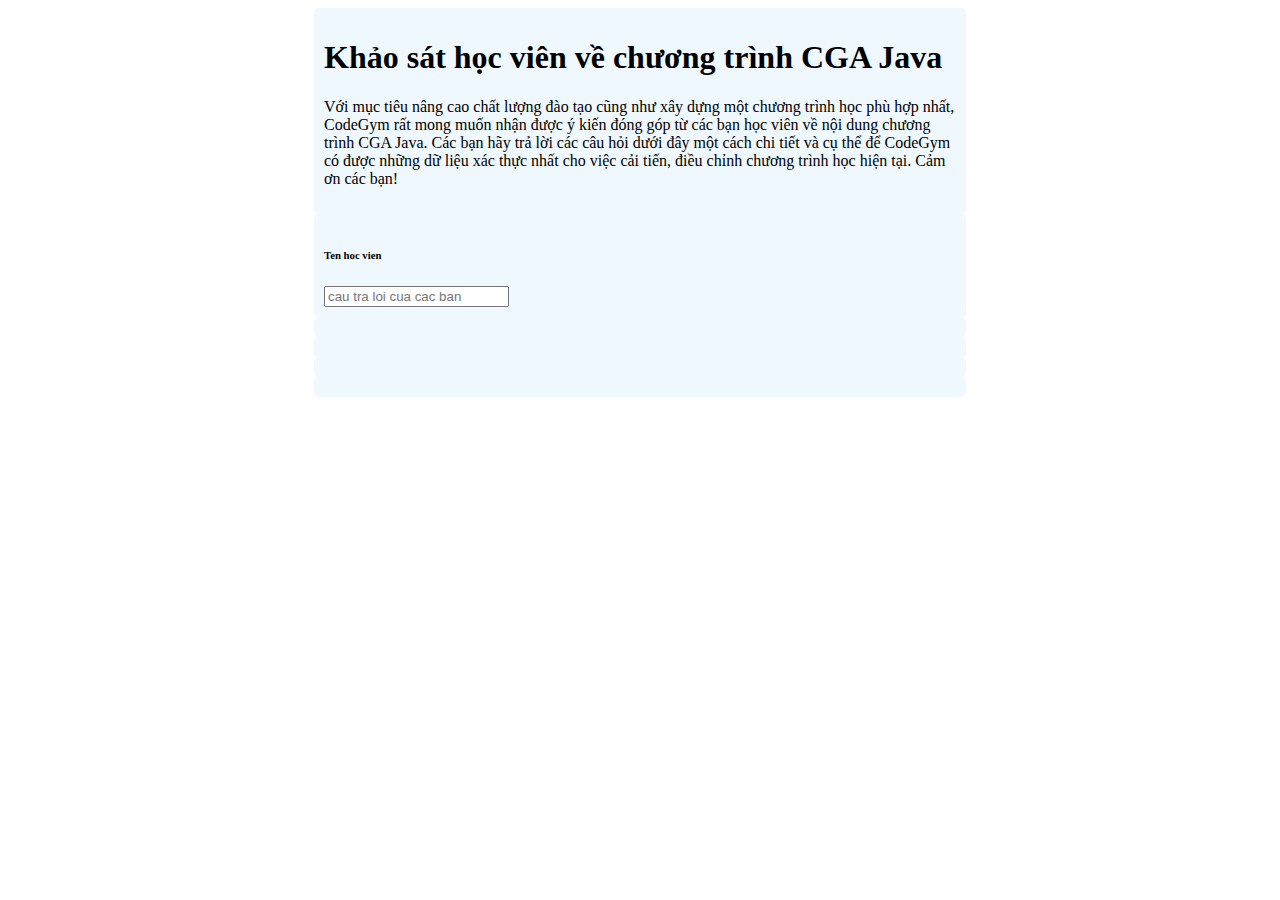
<file: googlesheet/ggsheet.html>
<!DOCTYPE html>
<html lang="en">
<head>
    <meta charset="UTF-8">
    <meta name="viewport" content="width=device-width, initial-scale=1.0">
    <title>Document</title>
    <link rel="stylesheet" href="ggsheet.css">
</head>
<body>
   
    <div id="intro">
        <h1>Khảo sát học viên về chương trình CGA Java</h1>
        <p>Với mục tiêu nâng cao chất lượng đào tạo cũng như xây dựng một chương trình học phù hợp nhất, CodeGym rất mong muốn nhận được ý kiến đóng góp từ các bạn học viên về nội dung chương trình CGA Java. Các bạn hãy trả lời các câu hỏi dưới đây một cách chi tiết và cụ thể để CodeGym có được những dữ liệu xác thực nhất cho việc cải tiến, điều chỉnh chương trình học hiện tại.
            Cảm ơn các bạn!</p>
    </div>
    <div class="content">
        <h6>Ten hoc vien</h6>
        <input type="text" placeholder="cau tra loi cua cac ban">
        
    </div>
    <div class="content"></div>
    <div class="content"></div>
    <div class="content"></div>
    <div class="content"></div>


</body>
</html>
</file>
<file: box-model/gallery.css>
* {
            box-sizing: border-box;
        }
        body{
            display: flex;    

        }
        div {
            width: 25%;
            float: left;
            margin: 4px;
            padding: 1px;
            text-align: center;
            border: 1PX solid;
        }
        img {
            width: 100%;
        }
</file>
<file: box_model/demobox.css>
*{
    box-sizing: border-box;
    margin: 0;
    padding: 0 ;
}
div{
    width: 500px;
    height: 500px;
    background-color: bisque;
    border: 20px red solid;
    padding: 50px;
    border-radius: 50%;
        
}
</file>
<file: css-color/color.css>
ul {
    background-color: rgb(118, 106, 246);
    padding: 10px;
}
li {
    background-color: aquamarine;
    padding: 5px;
    margin-left: 30px;
}
ul li {
    margin: 5px;
}
ol {
    background-color: antiquewhite;
    padding: 10px;
}
</file>
<file: css-demo/cssdemo.css>
table {
    border-collapse: collapse;
    width: 100%;
}

th, td {
    text-align: left;
    padding: 8px;
}

tr:nth-child(even){background-color: #f2f2f2}
/* cac hang le(even) se co mau xam */

th {
    background-color: #4CAF50;
    color: white;
    /* mau chu */
}
tr:hover {
    background-color: bisque;
}
/* tr>th:hover {
    background-color: bisque;
} */
</file>
<file: googlesheet/ggsheet.css>
#intro {
    background-color: aliceblue;
    border-radius: 5px;
    border: 5px;
    width: 50%;
    margin: auto;
    padding: 10px;
}
.content{
    background-color: aliceblue;
    border-radius: 5px;
    border: 5px;
    width: 50%;
    margin: auto;
    padding: 10px;
}
</file>
